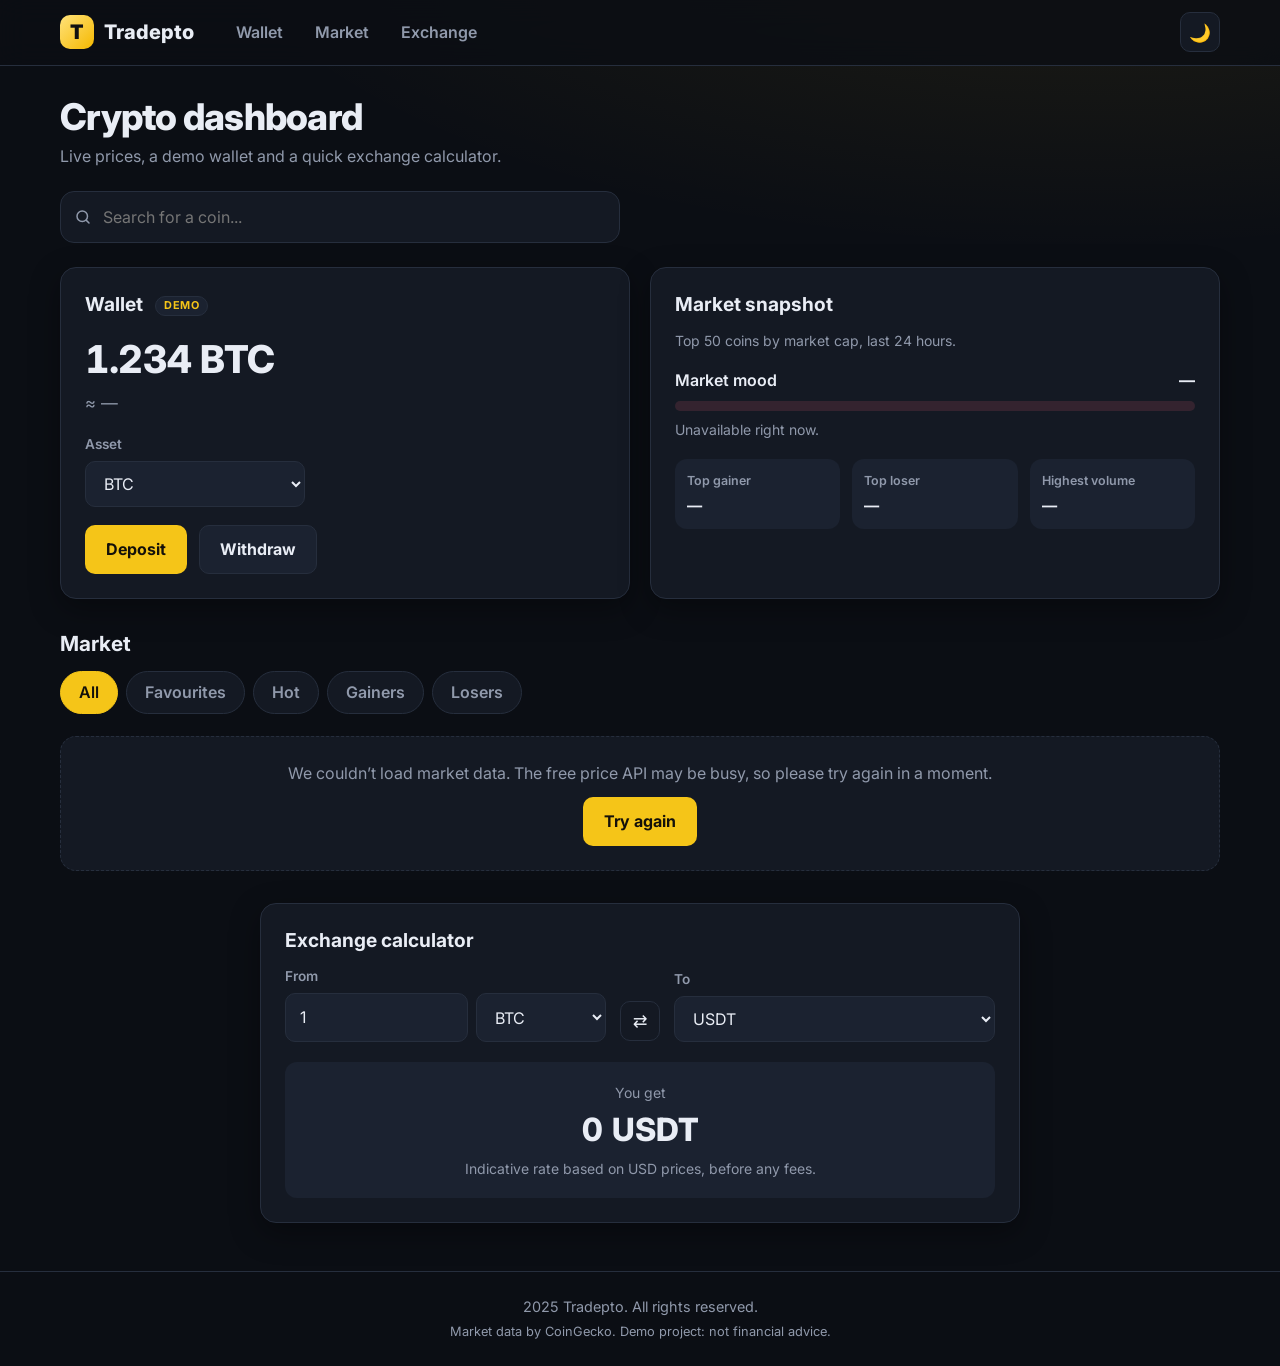
<file: index.html>
<!DOCTYPE html>
<html lang="en" data-theme="dark">
<head>
  <meta charset="UTF-8">
  <meta name="viewport" content="width=device-width, initial-scale=1.0">
  <title>Tradepto | Crypto Dashboard</title>
  <meta name="description" content="Track live crypto prices, explore the market and convert between coins on Tradepto.">
  <link rel="icon" href="data:image/svg+xml,%3Csvg xmlns='http://www.w3.org/2000/svg' viewBox='0 0 32 32'%3E%3Crect width='32' height='32' rx='8' fill='%23f5c518'/%3E%3Ctext x='16' y='23' font-size='20' font-weight='700' text-anchor='middle' fill='%23111' font-family='Arial'%3ET%3C/text%3E%3C/svg%3E">
  <link rel="preconnect" href="https://fonts.googleapis.com">
  <link rel="preconnect" href="https://fonts.gstatic.com" crossorigin>
  <link href="https://fonts.googleapis.com/css2?family=Inter:wght@400;500;600;700;800&display=swap" rel="stylesheet">
  <link rel="stylesheet" href="styles.css">
  <script src="common.js"></script>
</head>
<body>

<a class="skip-link" href="#main">Skip to content</a>

<header class="navbar">
  <div class="nav-inner">
    <a class="brand" href="index.html"><span class="brand-mark" aria-hidden="true">T</span>Tradepto</a>
    <nav aria-label="Main">
      <ul class="nav-links">
        <li><a href="#wallet">Wallet</a></li>
        <li><a href="#market">Market</a></li>
        <li><a href="#exchange">Exchange</a></li>
      </ul>
    </nav>
    <div class="nav-icons">
      <button class="icon-btn" type="button" data-theme-toggle aria-label="Switch theme"></button>
      <button class="icon-btn menu-toggle" id="menu-toggle" type="button" aria-label="Open menu" aria-controls="sidebar" aria-expanded="false">☰</button>
    </div>
  </div>
</header>

<div class="backdrop" id="backdrop"></div>
<aside class="sidebar" id="sidebar" aria-label="Site menu">
  <div class="sidebar-head">
    <span>Menu</span>
    <button class="icon-btn" id="sidebar-close" type="button" aria-label="Close menu">✕</button>
  </div>
  <ul class="sidebar-links">
    <li><a href="#wallet"><span aria-hidden="true">💼</span> Wallet</a></li>
    <li><a href="#market"><span aria-hidden="true">📈</span> Market</a></li>
    <li><a href="#exchange"><span aria-hidden="true">🔄</span> Exchange</a></li>
  </ul>
  <button class="btn btn-ghost" type="button" data-theme-toggle data-theme-label></button>
</aside>

<main id="main" class="container">

  <section class="page-head">
    <h1>Crypto dashboard</h1>
    <p class="muted">Live prices, a demo wallet and a quick exchange calculator.</p>
  </section>

  <section class="search-section" aria-label="Search coins">
    <div class="search">
      <svg class="search-icon" viewBox="0 0 24 24" width="18" height="18" fill="none" stroke="currentColor" stroke-width="2" stroke-linecap="round" aria-hidden="true"><circle cx="11" cy="11" r="7"></circle><path d="m20 20-3.5-3.5"></path></svg>
      <input class="input" type="search" id="coin-search" placeholder="Search for a coin..." aria-label="Search for a coin" autocomplete="off">
      <div id="search-results" class="search-results" hidden></div>
    </div>
  </section>

  <div class="grid-2">
    <section class="card wallet-card" id="wallet" aria-labelledby="wallet-title">
      <h2 id="wallet-title">Wallet <span class="badge">Demo</span></h2>
      <div class="balance">
        <div class="balance-amount" id="wallet-amount">1.234 BTC</div>
        <div class="balance-usd" id="wallet-usd">≈ —</div>
      </div>
      <div class="field">
        <label for="wallet-coin">Asset</label>
        <select class="select" id="wallet-coin">
          <option value="bitcoin">BTC</option>
          <option value="ethereum">ETH</option>
          <option value="tether">USDT</option>
        </select>
      </div>
      <div class="btn-row">
        <button class="btn btn-primary" type="button" id="deposit-btn">Deposit</button>
        <button class="btn btn-ghost" type="button" id="withdraw-btn">Withdraw</button>
      </div>
    </section>

    <section class="card analytics-section" aria-labelledby="analytics-title">
      <h2 id="analytics-title">Market snapshot</h2>
      <p class="muted small">Top 50 coins by market cap, last 24 hours.</p>
      <div class="mood">
        <div class="mood-head"><span>Market mood</span><strong id="mood-label">—</strong></div>
        <div class="mood-bar" aria-hidden="true"><span id="mood-fill"></span></div>
        <p class="muted small" id="mood-detail">Loading…</p>
      </div>
      <dl class="snapshot">
        <div><dt>Top gainer</dt><dd id="top-gainer">—</dd></div>
        <div><dt>Top loser</dt><dd id="top-loser">—</dd></div>
        <div><dt>Highest volume</dt><dd id="top-volume">—</dd></div>
      </dl>
    </section>
  </div>

  <section class="market-section" id="market" aria-labelledby="market-title">
    <div class="section-head">
      <h2 id="market-title">Market</h2>
      <span class="muted small" id="last-updated"></span>
    </div>
    <div class="market-tabs" role="group" aria-label="Market filters">
      <button class="tab" type="button" data-tab="all" aria-pressed="true">All</button>
      <button class="tab" type="button" data-tab="favourites" aria-pressed="false">Favourites</button>
      <button class="tab" type="button" data-tab="hot" aria-pressed="false">Hot</button>
      <button class="tab" type="button" data-tab="gainers" aria-pressed="false">Gainers</button>
      <button class="tab" type="button" data-tab="losers" aria-pressed="false">Losers</button>
    </div>
    <div id="market-list" class="coin-list" aria-live="polite">
      <noscript><p class="state-msg">Please enable JavaScript to see live prices.</p></noscript>
    </div>
  </section>

  <section class="card exchange-section" id="exchange" aria-labelledby="exchange-title">
    <h2 id="exchange-title">Exchange calculator</h2>
    <div class="exchange-grid">
      <div class="field">
        <label for="from-amount">From</label>
        <div class="input-group">
          <input class="input" type="number" id="from-amount" value="1" min="0" step="any" inputmode="decimal">
          <select class="select" id="from-coin" aria-label="From coin">
            <option value="bitcoin">BTC</option>
            <option value="ethereum">ETH</option>
            <option value="tether">USDT</option>
          </select>
        </div>
      </div>
      <button class="icon-btn swap-btn" id="swap-coins" type="button" aria-label="Swap coins">⇄</button>
      <div class="field">
        <label for="to-coin">To</label>
        <select class="select" id="to-coin">
          <option value="tether">USDT</option>
          <option value="bitcoin">BTC</option>
          <option value="ethereum">ETH</option>
        </select>
      </div>
    </div>
    <div class="exchange-result" aria-live="polite">
      <span class="muted small">You get</span>
      <span class="value"><span id="exchange-result">0</span> <span id="to-symbol">USDT</span></span>
      <p class="muted small" id="exchange-rate">Indicative rate based on USD prices, before any fees.</p>
    </div>
  </section>

</main>

<footer class="site-footer">
  <p> 2025 Tradepto. All rights reserved.</p>
  <p>Market data by CoinGecko. Demo project: not financial advice.</p>
</footer>

<script src="script.js"></script>
</body>
</html>
</file>
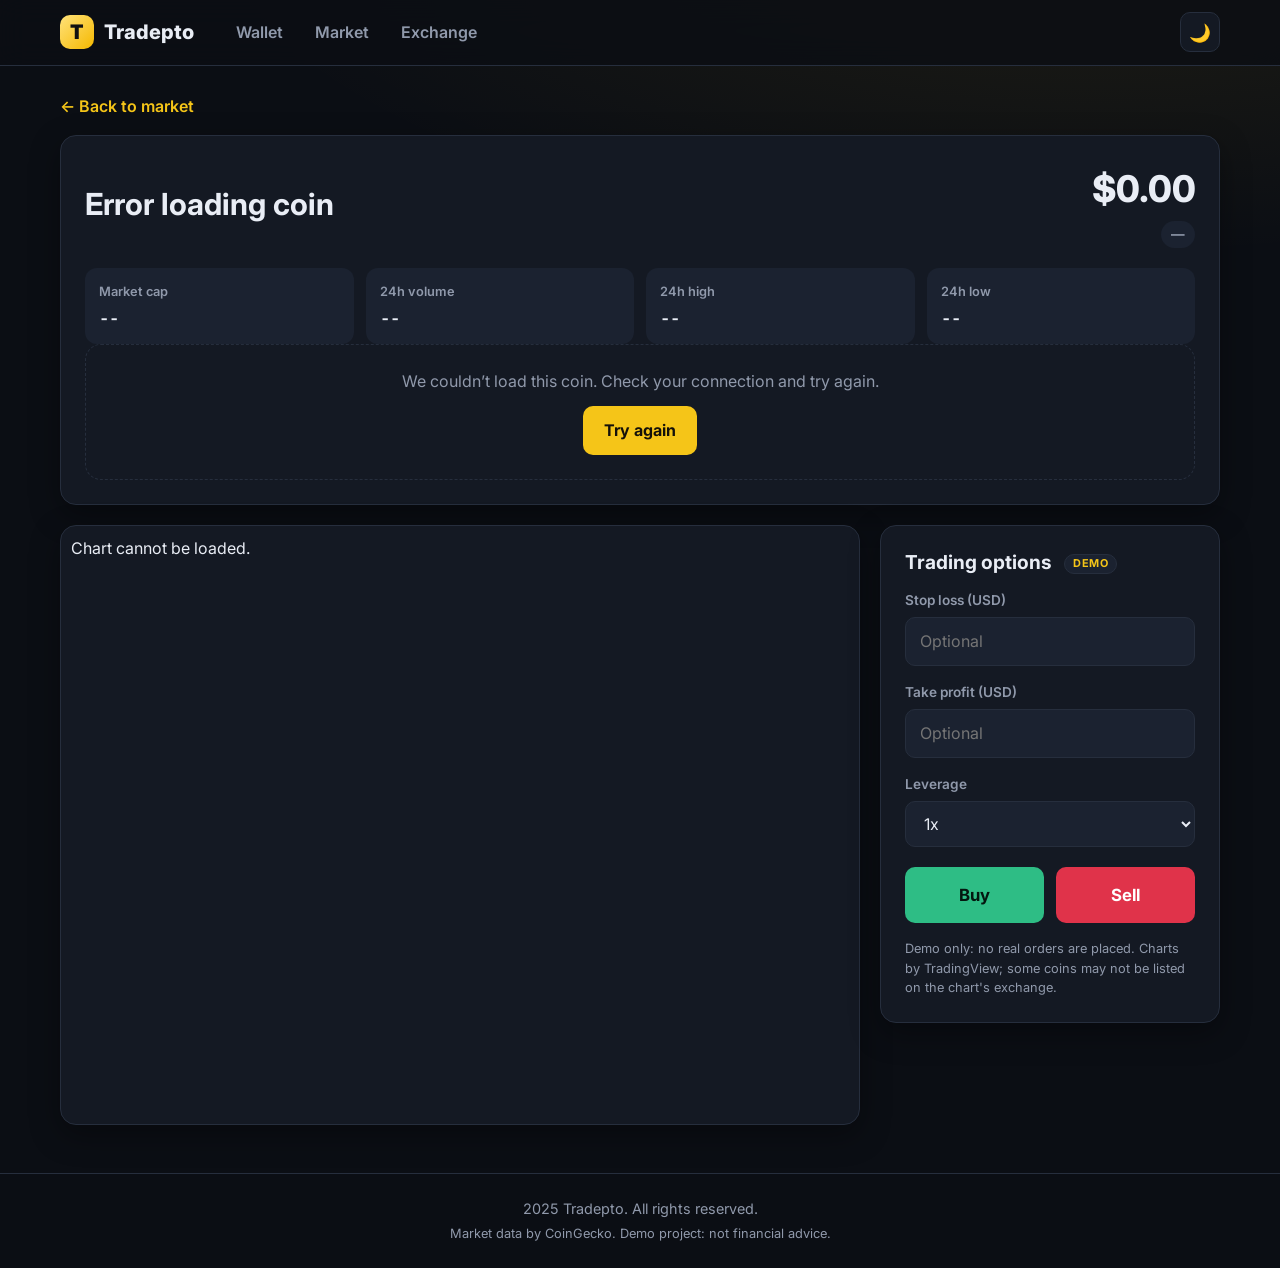
<file: chart.html>
<!DOCTYPE html>
<html lang="en" data-theme="dark">
<head>
  <meta charset="UTF-8">
  <meta name="viewport" content="width=device-width, initial-scale=1.0">
  <title>Chart | Tradepto</title>
  <meta name="description" content="Live price, market stats and an interactive chart for any coin on Tradepto.">
  <link rel="icon" href="data:image/svg+xml,%3Csvg xmlns='http://www.w3.org/2000/svg' viewBox='0 0 32 32'%3E%3Crect width='32' height='32' rx='8' fill='%23f5c518'/%3E%3Ctext x='16' y='23' font-size='20' font-weight='700' text-anchor='middle' fill='%23111' font-family='Arial'%3ET%3C/text%3E%3C/svg%3E">
  <link rel="preconnect" href="https://fonts.googleapis.com">
  <link rel="preconnect" href="https://fonts.gstatic.com" crossorigin>
  <link href="https://fonts.googleapis.com/css2?family=Inter:wght@400;500;600;700;800&display=swap" rel="stylesheet">
  <link rel="stylesheet" href="styles.css">
  <script src="common.js"></script>
</head>
<body>

<a class="skip-link" href="#main">Skip to content</a>

<header class="navbar">
  <div class="nav-inner">
    <a class="brand" href="index.html"><span class="brand-mark" aria-hidden="true">T</span>Tradepto</a>
    <nav aria-label="Main">
      <ul class="nav-links">
        <li><a href="index.html#wallet">Wallet</a></li>
        <li><a href="index.html#market">Market</a></li>
        <li><a href="index.html#exchange">Exchange</a></li>
      </ul>
    </nav>
    <div class="nav-icons">
      <button class="icon-btn" type="button" data-theme-toggle aria-label="Switch theme"></button>
      <button class="icon-btn menu-toggle" id="menu-toggle" type="button" aria-label="Open menu" aria-controls="sidebar" aria-expanded="false">☰</button>
    </div>
  </div>
</header>

<div class="backdrop" id="backdrop"></div>
<aside class="sidebar" id="sidebar" aria-label="Site menu">
  <div class="sidebar-head">
    <span>Menu</span>
    <button class="icon-btn" id="sidebar-close" type="button" aria-label="Close menu">✕</button>
  </div>
  <ul class="sidebar-links">
    <li><a href="index.html#wallet"><span aria-hidden="true">💼</span> Wallet</a></li>
    <li><a href="index.html#market"><span aria-hidden="true">📈</span> Market</a></li>
    <li><a href="index.html#exchange"><span aria-hidden="true">🔄</span> Exchange</a></li>
  </ul>
  <button class="btn btn-ghost" type="button" data-theme-toggle data-theme-label></button>
</aside>

<main id="main" class="container">

  <a class="back-link" href="index.html#market">← Back to market</a>

  <section class="card coin-details" aria-label="Coin details">
    <div class="coin-header">
      <img id="coin-image" class="coin-image" alt="" width="56" height="56" hidden>
      <div>
        <h1 id="coin-name">Loading...</h1>
        <p class="muted small" id="coin-rank"></p>
      </div>
      <div class="coin-header-price">
        <div class="price-big" id="coin-price">$0.00</div>
        <span class="pill flat" id="coin-change">—</span>
      </div>
    </div>

    <div class="stats">
      <div class="stat"><span class="stat-label">Market cap</span><strong id="coin-marketcap">--</strong></div>
      <div class="stat"><span class="stat-label">24h volume</span><strong id="coin-volume">--</strong></div>
      <div class="stat"><span class="stat-label">24h high</span><strong id="coin-high">--</strong></div>
      <div class="stat"><span class="stat-label">24h low</span><strong id="coin-low">--</strong></div>
    </div>

    <div id="coin-error" class="state-msg" role="alert" hidden>
      <p id="coin-error-text"></p>
      <button class="btn btn-primary" type="button" id="coin-retry">Try again</button>
    </div>
  </section>

  <div class="trade-layout">
    <section class="card chart-card" aria-label="Price chart">
      <div id="tradingview-widget"></div>
    </section>

    <section class="card trading-panel" aria-labelledby="trade-title">
      <h2 id="trade-title">Trading options <span class="badge">Demo</span></h2>

      <div class="field">
        <label for="stopLoss">Stop loss (USD)</label>
        <input class="input" type="number" id="stopLoss" min="0" step="any" inputmode="decimal" placeholder="Optional">
      </div>
      <div class="field">
        <label for="takeProfit">Take profit (USD)</label>
        <input class="input" type="number" id="takeProfit" min="0" step="any" inputmode="decimal" placeholder="Optional">
      </div>
      <div class="field">
        <label for="leverage">Leverage</label>
        <select class="select" id="leverage">
          <option value="1x">1x</option>
          <option value="5x">5x</option>
          <option value="10x">10x</option>
        </select>
      </div>

      <div class="trade-buttons">
        <button class="btn btn-buy buy-btn" type="button">Buy</button>
        <button class="btn btn-sell sell-btn" type="button">Sell</button>
      </div>
      <p class="disclaimer">Demo only: no real orders are placed. Charts by TradingView; some coins may not be listed on the chart's exchange.</p>
    </section>
  </div>

</main>

<footer class="site-footer">
  <p>2025 Tradepto. All rights reserved.</p>
  <p>Market data by CoinGecko. Demo project: not financial advice.</p>
</footer>

<script src="chart.js"></script>
</body>
</html>
</file>
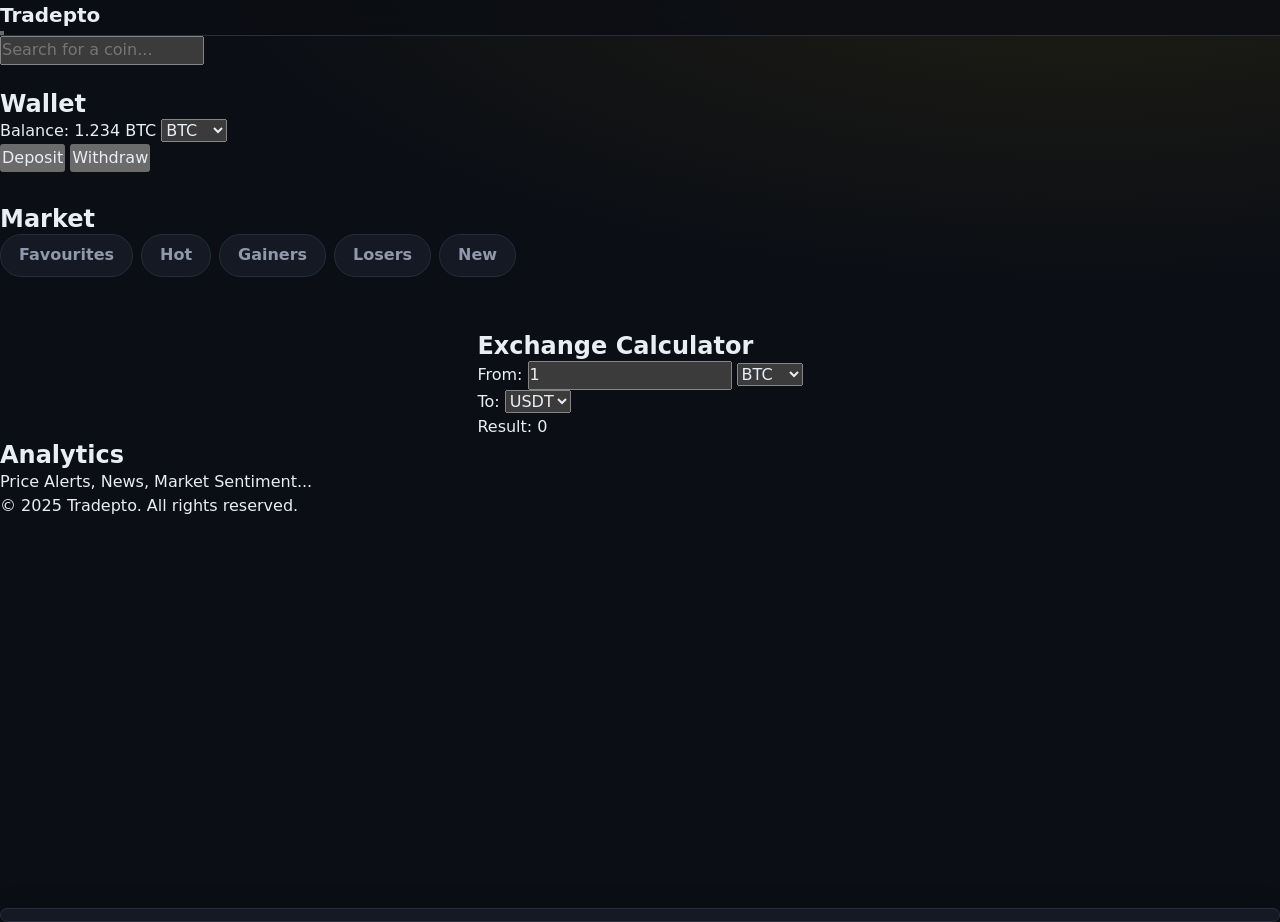
<file: home.html>
<!DOCTYPE html>
<html lang="en">
<head>
  <meta charset="UTF-8">
  <meta name="viewport" content="width=device-width, initial-scale=1.0">
  <title>Tradepto Dashboard</title>
  <link rel="stylesheet" href="styles.css">
</head>
<body class="dark-mode">

  <nav class="navbar">
  <div class="brand">Tradepto</div>

 

  <div class="nav-icons">
    
    <button id="theme-toggle"></button>

    <div class="menu-toggle" id="menu-toggle">☰</div>
  </div>
</nav>


<div class="sidebar" id="sidebar">
  <div class="sidebar-close" id="sidebar-close">✖</div>
  <ul>
    <li><a href="#wallet">Wallet</a></li>
    <li><a href="#market">Market</a></li>
    <li><a href="#exchange">Exchange</a></li>
    <li><a href="home.html">👤</a></li>
    <li><button id="sidebar-theme-toggle">🌙</button></li>
  </ul>
</div>



  
  <section class="search-section">
    <input type="text" id="coin-search" placeholder="Search for a coin...">
    <div id="search-results" class="search-results"></div>
  </section>


  <section class="wallet-section" id="wallet">
    <h2>Wallet</h2>
    <div class="wallet-balance">
      Balance: <span id="wallet-amount">1.234 BTC</span>
      <select id="wallet-coin">
        <option value="bitcoin">BTC</option>
        <option value="ethereum">ETH</option>
        <option value="tether">USDT</option>
      </select>
    </div>
    <div class="wallet-buttons">
      <button>Deposit</button>
      <button>Withdraw</button>
    </div>
  </section>

  
  <section class="market-section" id="market">
    <h2>Market</h2>
    <div class="market-tabs">
      <button class="tab active" data-tab="favourites">Favourites</button>
      <button class="tab" data-tab="hot">Hot</button>
      <button class="tab" data-tab="gainers">Gainers</button>
      <button class="tab" data-tab="losers">Losers</button>
      <button class="tab" data-tab="new">New</button>
    </div>
    <div id="market-list" class="coin-list"></div>
  </section>

  
  <section class="exchange-section" id="exchange">
    <h2>Exchange Calculator</h2>
    <div class="exchange-box">
      <div>
        <label>From:</label>
        <input type="number" id="from-amount" value="1">
        <select id="from-coin">
          <option value="bitcoin">BTC</option>
          <option value="ethereum">ETH</option>
          <option value="tether">USDT</option>
        </select>
      </div>
      <div>
        <label>To:</label>
        <select id="to-coin">
          <option value="tether">USDT</option>
          <option value="bitcoin">BTC</option>
          <option value="ethereum">ETH</option>
        </select>
        <p>Result: <span id="exchange-result">0</span></p>
      </div>
    </div>
  </section>

  
  <section class="analytics-section">
    <h2>Analytics</h2>
    <div class="analytics-box">
      <p>Price Alerts, News, Market Sentiment...</p>
    </div>
  </section>

  <footer>
    <p>© 2025 Tradepto. All rights reserved.</p>
  </footer>

  <script src="script.js"></script>
</body>
</html>
</file>
<file: styles.css>
/* =========================================================
   Tradepto design system
   Dark by default; light theme via <html data-theme="light">
   ========================================================= */

:root {
  --font: "Inter", system-ui, -apple-system, "Segoe UI", Roboto, Arial, sans-serif;
  --radius: 16px;
  --radius-sm: 10px;

  --bg: #0b0e14;
  --card: #141923;
  --card-2: #1b2230;
  --border: #262e3d;
  --text: #e9edf5;
  --muted: #9099ab;

  --accent: #f5c518;
  --accent-text: #f5c518;
  --on-accent: #14110a;

  --up: #2ebd85;
  --up-bg: rgba(46, 189, 133, 0.14);
  --down: #f6657a;
  --down-bg: rgba(246, 101, 122, 0.14);
  --up-solid: #2ebd85;
  --on-up: #04170f;
  --down-solid: #e0334a;
  --on-down: #ffffff;

  --focus: #f5c518;
  --nav-bg: rgba(11, 14, 20, 0.82);
  --shadow: 0 10px 30px rgba(0, 0, 0, 0.35);
  color-scheme: dark;
}

:root[data-theme="light"] {
  --bg: #f2f4f8;
  --card: #ffffff;
  --card-2: #f1f3f8;
  --border: #dfe4ec;
  --text: #141a26;
  --muted: #586174;

  --accent-text: #8a6300;

  --up: #0a7d54;
  --up-bg: rgba(10, 125, 84, 0.12);
  --down: #c9243b;
  --down-bg: rgba(201, 36, 59, 0.1);
  --up-solid: #0a7d54;
  --on-up: #ffffff;
  --down-solid: #c9243b;

  --focus: #1d4ed8;
  --nav-bg: rgba(255, 255, 255, 0.86);
  --shadow: 0 8px 24px rgba(20, 30, 60, 0.08);
  color-scheme: light;
}

/* ===== Base ===== */
* { margin: 0; padding: 0; box-sizing: border-box; }

html { scroll-behavior: smooth; scroll-padding-top: 90px; }

body {
  font-family: var(--font);
  background-color: var(--bg);
  background-image: radial-gradient(900px 360px at 85% -8%, rgba(245, 197, 24, 0.09), transparent);
  background-repeat: no-repeat;
  color: var(--text);
  line-height: 1.55;
  -webkit-font-smoothing: antialiased;
  min-height: 100vh;
  display: flex;
  flex-direction: column;
  transition: background-color 0.3s, color 0.3s;
}
body.no-scroll { overflow: hidden; }

main { flex: 1; }

a { color: var(--accent-text); }
img { max-width: 100%; }
button, input, select, textarea { font: inherit; color: inherit; }
h1, h2, h3 { line-height: 1.25; }
[hidden] { display: none !important; }

:focus-visible { outline: 3px solid var(--focus); outline-offset: 2px; }

.sr-only {
  position: absolute;
  width: 1px;
  height: 1px;
  overflow: hidden;
  clip: rect(0 0 0 0);
  white-space: nowrap;
}

.muted { color: var(--muted); }
.small { font-size: 0.875rem; }
.up { color: var(--up); }
.down { color: var(--down); }

.skip-link {
  position: absolute;
  left: -9999px;
  top: 0;
  background: var(--accent);
  color: var(--on-accent);
  padding: 10px 16px;
  z-index: 300;
  font-weight: 700;
  text-decoration: none;
}
.skip-link:focus { left: 10px; top: 10px; }

.container { max-width: 1200px; margin: 0 auto; padding: 28px 20px 48px; width: 100%; }
.container.narrow { max-width: 960px; }

/* ===== Navbar ===== */
.navbar {
  position: sticky;
  top: 0;
  z-index: 50;
  background: var(--nav-bg);
  -webkit-backdrop-filter: blur(14px);
  backdrop-filter: blur(14px);
  border-bottom: 1px solid var(--border);
}

.nav-inner {
  max-width: 1200px;
  margin: 0 auto;
  padding: 12px 20px;
  display: flex;
  align-items: center;
  gap: 16px;
}

.brand {
  display: flex;
  align-items: center;
  gap: 10px;
  font-weight: 800;
  font-size: 1.25rem;
  color: var(--text);
  text-decoration: none;
}
.brand-mark {
  width: 34px;
  height: 34px;
  border-radius: 10px;
  background: linear-gradient(135deg, #ffe27a, #f5b800);
  color: #111;
  display: grid;
  place-items: center;
  font-weight: 900;
}

.nav-links { display: flex; gap: 4px; list-style: none; margin-left: 12px; }
.nav-links a {
  display: block;
  padding: 8px 14px;
  border-radius: var(--radius-sm);
  color: var(--muted);
  text-decoration: none;
  font-weight: 600;
  transition: background 0.2s, color 0.2s;
}
.nav-links a:hover,
.nav-links a[aria-current="page"] { background: var(--card-2); color: var(--text); }

.nav-icons { margin-left: auto; display: flex; align-items: center; gap: 8px; }

.icon-btn {
  width: 40px;
  height: 40px;
  border-radius: var(--radius-sm);
  border: 1px solid var(--border);
  background: var(--card);
  color: var(--text);
  cursor: pointer;
  display: inline-grid;
  place-items: center;
  font-size: 1.1rem;
  transition: border-color 0.2s, transform 0.2s;
}
.icon-btn:hover { border-color: var(--accent); transform: translateY(-1px); }

.menu-toggle { display: none; }

/* Drawer */
.backdrop {
  position: fixed;
  inset: 0;
  background: rgba(0, 0, 0, 0.55);
  opacity: 0;
  visibility: hidden;
  transition: opacity 0.25s, visibility 0.25s;
  z-index: 90;
}
.backdrop.show { opacity: 1; visibility: visible; }

.sidebar {
  position: fixed;
  top: 0;
  right: 0;
  height: 100%;
  width: min(300px, 85vw);
  background: var(--card);
  border-left: 1px solid var(--border);
  box-shadow: var(--shadow);
  transform: translateX(100%);
  visibility: hidden;
  transition: transform 0.3s ease, visibility 0s linear 0.3s;
  z-index: 100;
  padding: 20px;
  display: flex;
  flex-direction: column;
  gap: 16px;
}
.sidebar.open { transform: none; visibility: visible; transition: transform 0.3s ease, visibility 0s; }

.sidebar-head { display: flex; justify-content: space-between; align-items: center; font-weight: 800; font-size: 1.1rem; }
.sidebar-links { list-style: none; display: flex; flex-direction: column; gap: 4px; }
.sidebar-links a {
  display: flex;
  align-items: center;
  gap: 12px;
  padding: 12px 14px;
  border-radius: var(--radius-sm);
  color: var(--text);
  text-decoration: none;
  font-weight: 600;
}
.sidebar-links a:hover { background: var(--card-2); }
.sidebar .btn { margin-top: auto; }

@media (max-width: 768px) {
  .nav-links { display: none; }
  .menu-toggle { display: inline-grid; }
}

/* ===== Buttons, inputs, badges ===== */
.btn {
  display: inline-flex;
  align-items: center;
  justify-content: center;
  gap: 8px;
  padding: 11px 20px;
  border-radius: var(--radius-sm);
  border: 1px solid transparent;
  font-weight: 700;
  cursor: pointer;
  text-decoration: none;
  transition: transform 0.2s, filter 0.2s, background 0.2s;
}
.btn:hover { transform: translateY(-1px); filter: brightness(1.06); }
.btn:active { transform: translateY(0); }
.btn-primary { background: var(--accent); color: var(--on-accent); }
.btn-ghost { background: var(--card-2); color: var(--text); border-color: var(--border); }
.btn-danger { background: var(--down-solid); color: var(--on-down); }
.btn-buy { background: var(--up-solid); color: var(--on-up); font-size: 1.05rem; padding: 14px; }
.btn-sell { background: var(--down-solid); color: var(--on-down); font-size: 1.05rem; padding: 14px; }
.btn-row { display: flex; gap: 12px; flex-wrap: wrap; }

.field { display: flex; flex-direction: column; gap: 6px; }
.field > label { font-size: 0.85rem; font-weight: 600; color: var(--muted); }

.input, .select {
  width: 100%;
  padding: 11px 14px;
  border-radius: var(--radius-sm);
  border: 1px solid var(--border);
  background: var(--card-2);
  color: var(--text);
  transition: border-color 0.2s, box-shadow 0.2s;
}
.input:focus, .select:focus {
  outline: none;
  border-color: var(--accent);
  box-shadow: 0 0 0 3px rgba(245, 197, 24, 0.22);
}
.select { cursor: pointer; }
option { background: var(--card); color: var(--text); }
.input-group { display: flex; gap: 8px; }
.input-group .input { flex: 1; min-width: 0; }
.input-group .select { width: 130px; flex-shrink: 0; }

input[type="file"].input { padding: 8px; }
input[type="file"]::file-selector-button {
  margin-right: 12px;
  padding: 6px 12px;
  border: 0;
  border-radius: 8px;
  background: var(--accent);
  color: var(--on-accent);
  font-weight: 700;
  cursor: pointer;
}

.badge {
  display: inline-block;
  font-size: 0.68rem;
  font-weight: 700;
  letter-spacing: 0.05em;
  text-transform: uppercase;
  padding: 2px 8px;
  border-radius: 999px;
  background: var(--card-2);
  color: var(--accent-text);
  border: 1px solid var(--border);
  vertical-align: middle;
  margin-left: 8px;
}

.pill {
  display: inline-flex;
  align-items: center;
  gap: 4px;
  padding: 3px 10px;
  border-radius: 999px;
  font-size: 0.85rem;
  font-weight: 700;
  font-variant-numeric: tabular-nums;
  white-space: nowrap;
}
.pill.up { color: var(--up); background: var(--up-bg); }
.pill.down { color: var(--down); background: var(--down-bg); }
.pill.flat { color: var(--muted); background: var(--card-2); }

/* ===== Cards & layout ===== */
.card {
  background: var(--card);
  border: 1px solid var(--border);
  border-radius: var(--radius);
  padding: 24px;
  box-shadow: var(--shadow);
  transition: background 0.3s, border-color 0.3s;
}
.card h2, .card h3 { margin-bottom: 14px; }
.card h2 { font-size: 1.2rem; }

.grid-2 { display: grid; grid-template-columns: repeat(2, minmax(0, 1fr)); gap: 20px; }
.grid-2 + *, .card + .card { margin-top: 20px; }
.grid-2 > .card + .card { margin-top: 0; }

@media (max-width: 800px) {
  .grid-2 { grid-template-columns: 1fr; }
  .grid-2 > .card + .card { margin-top: 0; }
}

.page-head { margin-bottom: 22px; }
.page-head h1 { font-size: clamp(1.7rem, 4vw, 2.3rem); font-weight: 800; letter-spacing: -0.02em; }
.page-head p { margin-top: 4px; }

.section-head {
  display: flex;
  justify-content: space-between;
  align-items: baseline;
  gap: 12px;
  flex-wrap: wrap;
  margin-bottom: 14px;
}
.section-head h2 { font-size: 1.3rem; }

.state-msg {
  grid-column: 1 / -1;
  padding: 24px;
  text-align: center;
  color: var(--muted);
  background: var(--card);
  border: 1px dashed var(--border);
  border-radius: var(--radius);
}
.state-msg .btn { margin-top: 12px; }

/* ===== Search ===== */
.search-section { margin-bottom: 24px; }
.search { position: relative; max-width: 560px; }
.search .input { padding-left: 42px; padding-top: 13px; padding-bottom: 13px; border-radius: 14px; background: var(--card); }
.search-icon { position: absolute; left: 14px; top: 50%; transform: translateY(-50%); color: var(--muted); pointer-events: none; }

.search-results {
  position: absolute;
  top: calc(100% + 8px);
  left: 0;
  right: 0;
  background: var(--card);
  border: 1px solid var(--border);
  border-radius: 14px;
  box-shadow: var(--shadow);
  max-height: 320px;
  overflow-y: auto;
  z-index: 40;
  padding: 6px;
}
.search-item {
  display: flex;
  align-items: center;
  gap: 10px;
  padding: 10px 12px;
  border-radius: 10px;
  color: var(--text);
  text-decoration: none;
}
.search-item:hover, .search-item:focus-visible { background: var(--card-2); }
.search-item img { width: 28px; height: 28px; border-radius: 50%; }
.search-item .sym { margin-left: auto; color: var(--muted); font-size: 0.85rem; }
.search-empty { padding: 12px; color: var(--muted); }

/* ===== Wallet ===== */
.balance { margin-bottom: 18px; }
.balance-amount { font-size: clamp(1.8rem, 4vw, 2.4rem); font-weight: 800; font-variant-numeric: tabular-nums; letter-spacing: -0.02em; }
.balance-usd { color: var(--muted); font-size: 1.05rem; font-variant-numeric: tabular-nums; }
.wallet-card .field { margin-bottom: 18px; max-width: 220px; }

/* ===== Snapshot ===== */
.mood { margin: 16px 0 18px; }
.mood-head { display: flex; justify-content: space-between; margin-bottom: 8px; font-weight: 600; }
.mood-bar { height: 10px; border-radius: 999px; background: var(--down-bg); overflow: hidden; }
.mood-bar span { display: block; height: 100%; width: 0; background: var(--up); border-radius: 999px; transition: width 0.6s ease; }
.mood .small { margin-top: 8px; }

.snapshot { display: grid; grid-template-columns: repeat(3, minmax(0, 1fr)); gap: 12px; }
.snapshot div { background: var(--card-2); border-radius: 12px; padding: 12px; min-width: 0; }
.snapshot dt { color: var(--muted); font-size: 0.78rem; font-weight: 600; margin-bottom: 4px; }
.snapshot dd { font-weight: 700; font-size: 0.95rem; overflow-wrap: anywhere; }
@media (max-width: 480px) { .snapshot { grid-template-columns: 1fr; } }

/* ===== Market ===== */
.market-section { margin: 32px 0; }

.market-tabs { display: flex; gap: 8px; overflow-x: auto; padding-bottom: 6px; margin-bottom: 16px; }
.tab {
  padding: 8px 18px;
  border-radius: 999px;
  border: 1px solid var(--border);
  background: var(--card);
  color: var(--muted);
  font-weight: 600;
  cursor: pointer;
  white-space: nowrap;
  transition: background 0.2s, color 0.2s, border-color 0.2s;
}
.tab:hover { color: var(--text); border-color: var(--accent); }
.tab[aria-pressed="true"] { background: var(--accent); color: var(--on-accent); border-color: var(--accent); }

.coin-list { display: grid; grid-template-columns: repeat(auto-fill, minmax(240px, 1fr)); gap: 16px; }

.coin-card {
  position: relative;
  display: grid;
  grid-template-columns: auto 1fr auto;
  grid-template-areas: "icon meta fav" "price price price";
  gap: 14px 12px;
  align-items: center;
  padding: 16px;
  background: var(--card);
  border: 1px solid var(--border);
  border-radius: var(--radius);
  transition: transform 0.2s, border-color 0.2s, box-shadow 0.2s;
}
.coin-card:hover { transform: translateY(-3px); border-color: var(--accent); box-shadow: var(--shadow); }
.coin-icon { grid-area: icon; width: 40px; height: 40px; border-radius: 50%; }
.coin-meta { grid-area: meta; min-width: 0; }
.coin-meta h3 { font-size: 1rem; margin: 0; }
.coin-link { color: var(--text); text-decoration: none; }
.coin-link::after { content: ""; position: absolute; inset: 0; border-radius: inherit; }
.coin-link:focus-visible { outline: none; }
.coin-card:has(.coin-link:focus-visible) { outline: 3px solid var(--focus); outline-offset: 2px; }
.coin-symbol { color: var(--muted); font-size: 0.82rem; font-weight: 600; }
.fav-btn {
  grid-area: fav;
  position: relative;
  z-index: 2;
  background: none;
  border: 0;
  font-size: 1.3rem;
  line-height: 1;
  cursor: pointer;
  color: var(--muted);
  padding: 4px;
  border-radius: 8px;
}
.fav-btn[aria-pressed="true"] { color: var(--accent); }
.fav-btn:hover { color: var(--accent); }
.coin-price { grid-area: price; display: flex; justify-content: space-between; align-items: center; gap: 8px; }
.coin-price strong { font-size: 1.15rem; font-variant-numeric: tabular-nums; }

.skeleton {
  height: 118px;
  border-radius: var(--radius);
  background: linear-gradient(90deg, var(--card), var(--card-2), var(--card));
  background-size: 200% 100%;
  animation: shimmer 1.4s infinite linear;
}
@keyframes shimmer { to { background-position: -200% 0; } }

/* ===== Exchange ===== */
.exchange-section { max-width: 760px; margin: 0 auto; }
.exchange-grid { display: grid; grid-template-columns: 1fr auto 1fr; gap: 14px; align-items: end; }
.swap-btn { margin-bottom: 1px; }
.exchange-result { margin-top: 20px; padding: 18px; background: var(--card-2); border-radius: 12px; text-align: center; }
.exchange-result .value { display: block; font-size: clamp(1.4rem, 4vw, 2rem); font-weight: 800; font-variant-numeric: tabular-nums; overflow-wrap: anywhere; }
.exchange-result p { margin-top: 4px; }

@media (max-width: 640px) {
  .exchange-grid { grid-template-columns: 1fr; }
  .swap-btn { justify-self: center; transform: rotate(90deg); }
  .swap-btn:hover { transform: rotate(90deg) translateY(-1px); }
  .input-group .select { width: 110px; }
}

/* ===== Chart page ===== */
.back-link { display: inline-block; margin-bottom: 16px; text-decoration: none; font-weight: 600; }
.back-link:hover { text-decoration: underline; }

.coin-header { display: flex; align-items: center; gap: 16px; flex-wrap: wrap; margin-bottom: 20px; }
.coin-image { width: 56px; height: 56px; border-radius: 50%; }
.coin-header h1 { font-size: clamp(1.4rem, 4vw, 1.9rem); }
.coin-header-price { margin-left: auto; text-align: right; display: flex; flex-direction: column; align-items: flex-end; gap: 4px; }
.price-big { font-size: clamp(1.6rem, 5vw, 2.3rem); font-weight: 800; font-variant-numeric: tabular-nums; letter-spacing: -0.02em; }
@media (max-width: 560px) {
  .coin-header-price { margin-left: 0; text-align: left; align-items: flex-start; width: 100%; }
}

.stats { display: grid; grid-template-columns: repeat(auto-fit, minmax(160px, 1fr)); gap: 12px; }
.stat { background: var(--card-2); border-radius: 12px; padding: 14px; }
.stat-label { display: block; color: var(--muted); font-size: 0.8rem; font-weight: 600; margin-bottom: 4px; }
.stat strong { font-variant-numeric: tabular-nums; }

.trade-layout { display: grid; grid-template-columns: minmax(0, 1fr) 340px; gap: 20px; align-items: start; margin-top: 20px; }
.trade-layout > .card { margin-top: 0; }
@media (max-width: 960px) { .trade-layout { grid-template-columns: 1fr; } }

.chart-card { height: 600px; padding: 10px; }
#tradingview-widget { width: 100%; height: 100%; border-radius: 10px; overflow: hidden; display: grid; }
@media (max-width: 560px) { .chart-card { height: 460px; } }

.trading-panel { display: grid; gap: 16px; }
.trading-panel h2 { margin-bottom: 0; }
.trade-buttons { display: grid; grid-template-columns: 1fr 1fr; gap: 12px; margin-top: 4px; }
.disclaimer { font-size: 0.8rem; color: var(--muted); }

/* ===== Profile ===== */
.profile-head { display: flex; align-items: center; gap: 22px; flex-wrap: wrap; }
.avatar { width: 92px; height: 92px; border-radius: 50%; object-fit: cover; border: 3px solid var(--accent); background: var(--card-2); }
.profile-info h1 { font-size: 1.6rem; }
.profile-info .btn { margin-top: 10px; padding: 8px 16px; font-size: 0.9rem; }
#avatar-input:focus-visible + .upload-label { outline: 3px solid var(--focus); outline-offset: 2px; }

.profile-stack { display: grid; gap: 20px; margin-top: 20px; }
.profile-stack > .card, .profile-stack > .grid-2 { margin-top: 0; }

.progress { height: 12px; background: var(--card-2); border-radius: 999px; overflow: hidden; margin: 14px 0 10px; }
.progress-bar { height: 100%; width: 60%; background: linear-gradient(90deg, #f5b800, #ffe27a); border-radius: 999px; transition: width 0.5s ease; }

.detail-list { display: grid; gap: 8px; }
.detail-list div { display: flex; justify-content: space-between; gap: 12px; padding: 10px 14px; background: var(--card-2); border-radius: 10px; }
.detail-list dt { color: var(--muted); }
.detail-list dd { font-weight: 700; }

.settings-title { margin: 28px 0 14px; font-size: 1.3rem; }
.settings-grid { display: grid; grid-template-columns: repeat(2, minmax(0, 1fr)); gap: 20px; }
.settings-grid > .card { margin-top: 0; display: flex; flex-direction: column; gap: 14px; }
.settings-grid h3 { margin: 0; }
.settings-grid .btn { align-self: flex-start; }
@media (max-width: 800px) { .settings-grid { grid-template-columns: 1fr; } }

.logout-row { margin-top: 28px; display: flex; justify-content: center; }

/* ===== Footer ===== */
.site-footer { border-top: 1px solid var(--border); padding: 24px 20px; text-align: center; color: var(--muted); font-size: 0.9rem; }
.site-footer p + p { margin-top: 4px; font-size: 0.8rem; }

/* ===== Toasts ===== */
.toast-region {
  position: fixed;
  bottom: 20px;
  left: 50%;
  transform: translateX(-50%);
  z-index: 200;
  display: flex;
  flex-direction: column;
  align-items: center;
  gap: 8px;
  width: min(92vw, 460px);
  pointer-events: none;
}
.toast {
  background: var(--card-2);
  color: var(--text);
  border: 1px solid var(--border);
  border-left: 4px solid var(--accent);
  padding: 12px 18px;
  border-radius: 12px;
  box-shadow: var(--shadow);
  animation: toast-in 0.25s ease;
  transition: opacity 0.3s, transform 0.3s;
}
.toast.error { border-left-color: var(--down); }
.toast.leaving { opacity: 0; transform: translateY(8px); }
@keyframes toast-in { from { opacity: 0; transform: translateY(10px); } to { opacity: 1; transform: none; } }

@media (prefers-reduced-motion: reduce) {
  html { scroll-behavior: auto; }
  *, *::before, *::after { transition-duration: 0.01ms !important; animation-duration: 0.01ms !important; }
}
</file>
